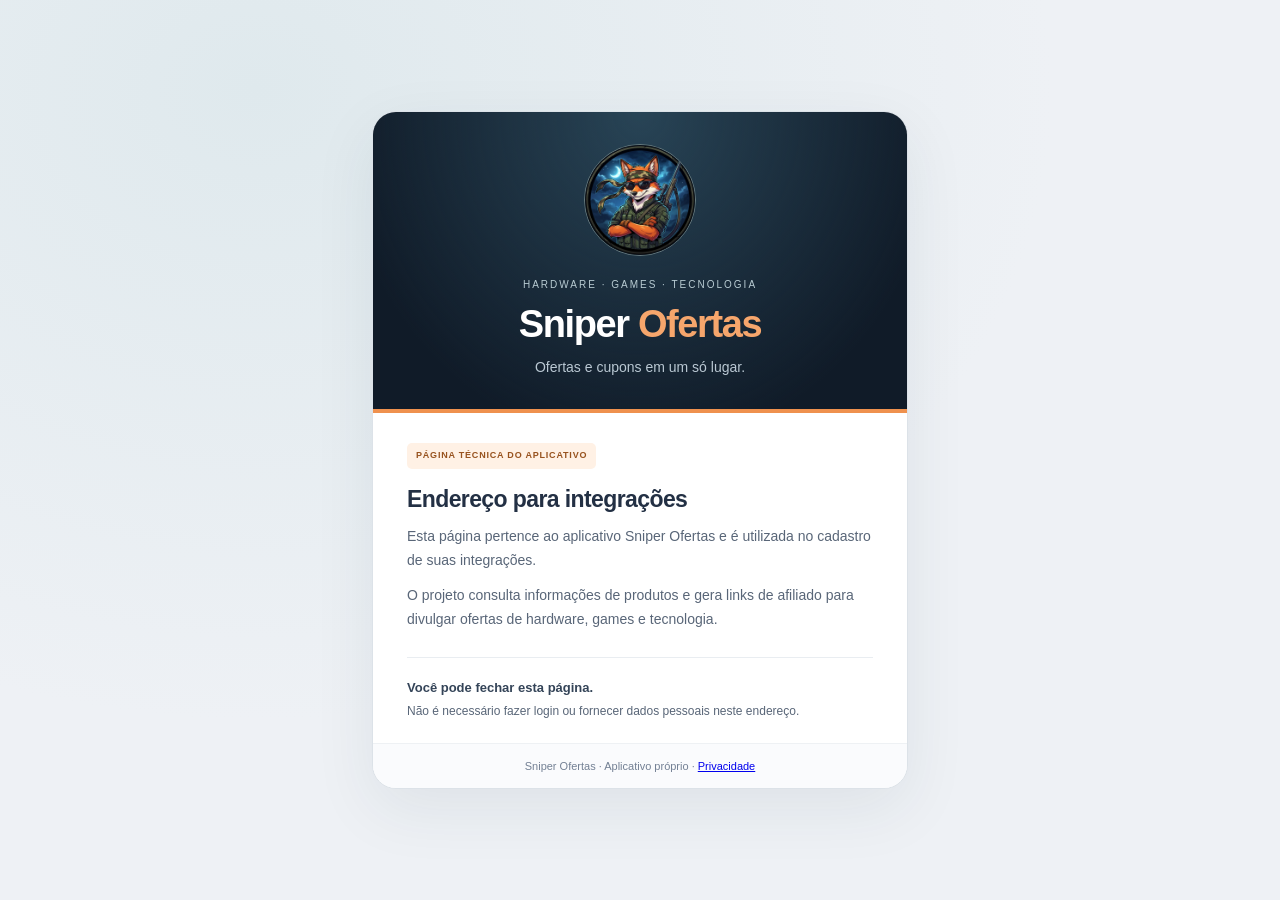
<file: index.html>
<!doctype html>
<html lang="pt-BR">
<head>
  <meta charset="utf-8">
  <meta name="viewport" content="width=device-width, initial-scale=1">
  <meta name="referrer" content="no-referrer">
  <meta name="robots" content="noindex, nofollow, noarchive">
  <meta http-equiv="Content-Security-Policy" content="default-src 'none'; script-src 'self'; style-src 'self'; img-src 'self'; base-uri 'none'; form-action 'none'; connect-src 'none'; object-src 'none'">
  <script src="./callback.js"></script>
  <title>Sniper Ofertas · Página técnica</title>
  <meta name="description" content="Página técnica do aplicativo Sniper Ofertas, dedicado a ofertas de hardware, games e tecnologia.">
  <meta name="theme-color" content="#101b28">
  <link rel="icon" href="./assets/logo.png" type="image/png">
  <link rel="stylesheet" href="./styles.css">
</head>
<body>
  <main class="card">
    <header class="brand">
      <img class="logo" src="./assets/logo.png" alt="Raposa, mascote do Sniper Ofertas" width="112" height="112">
      <p class="eyebrow">HARDWARE · GAMES · TECNOLOGIA</p>
      <h1>Sniper <span>Ofertas</span></h1>
      <p class="tagline">Ofertas e cupons em um só lugar.</p>
    </header>
    <section class="content" aria-labelledby="page-purpose">
      <span class="badge">PÁGINA TÉCNICA DO APLICATIVO</span>
      <h2 id="page-purpose">Endereço para integrações</h2>
      <p>Esta página pertence ao aplicativo Sniper Ofertas e é utilizada no cadastro de suas integrações.</p>
      <p>O projeto consulta informações de produtos e gera links de afiliado para divulgar ofertas de hardware, games e tecnologia.</p>
      <div class="notice" id="return-notice" role="status" hidden>
        Esta página não processa autorizações de contas. Nenhuma conexão com uma conta foi concluída aqui.
      </div>
      <div class="footnote">
        <strong>Você pode fechar esta página.</strong>
        <p>Não é necessário fazer login ou fornecer dados pessoais neste endereço.</p>
      </div>
      <noscript><p>Esta página é informativa e não conclui autorizações de contas.</p></noscript>
    </section>
    <footer>Sniper Ofertas · Aplicativo próprio · <a href="./privacy.html">Privacidade</a></footer>
  </main>
</body>
</html>
</file>
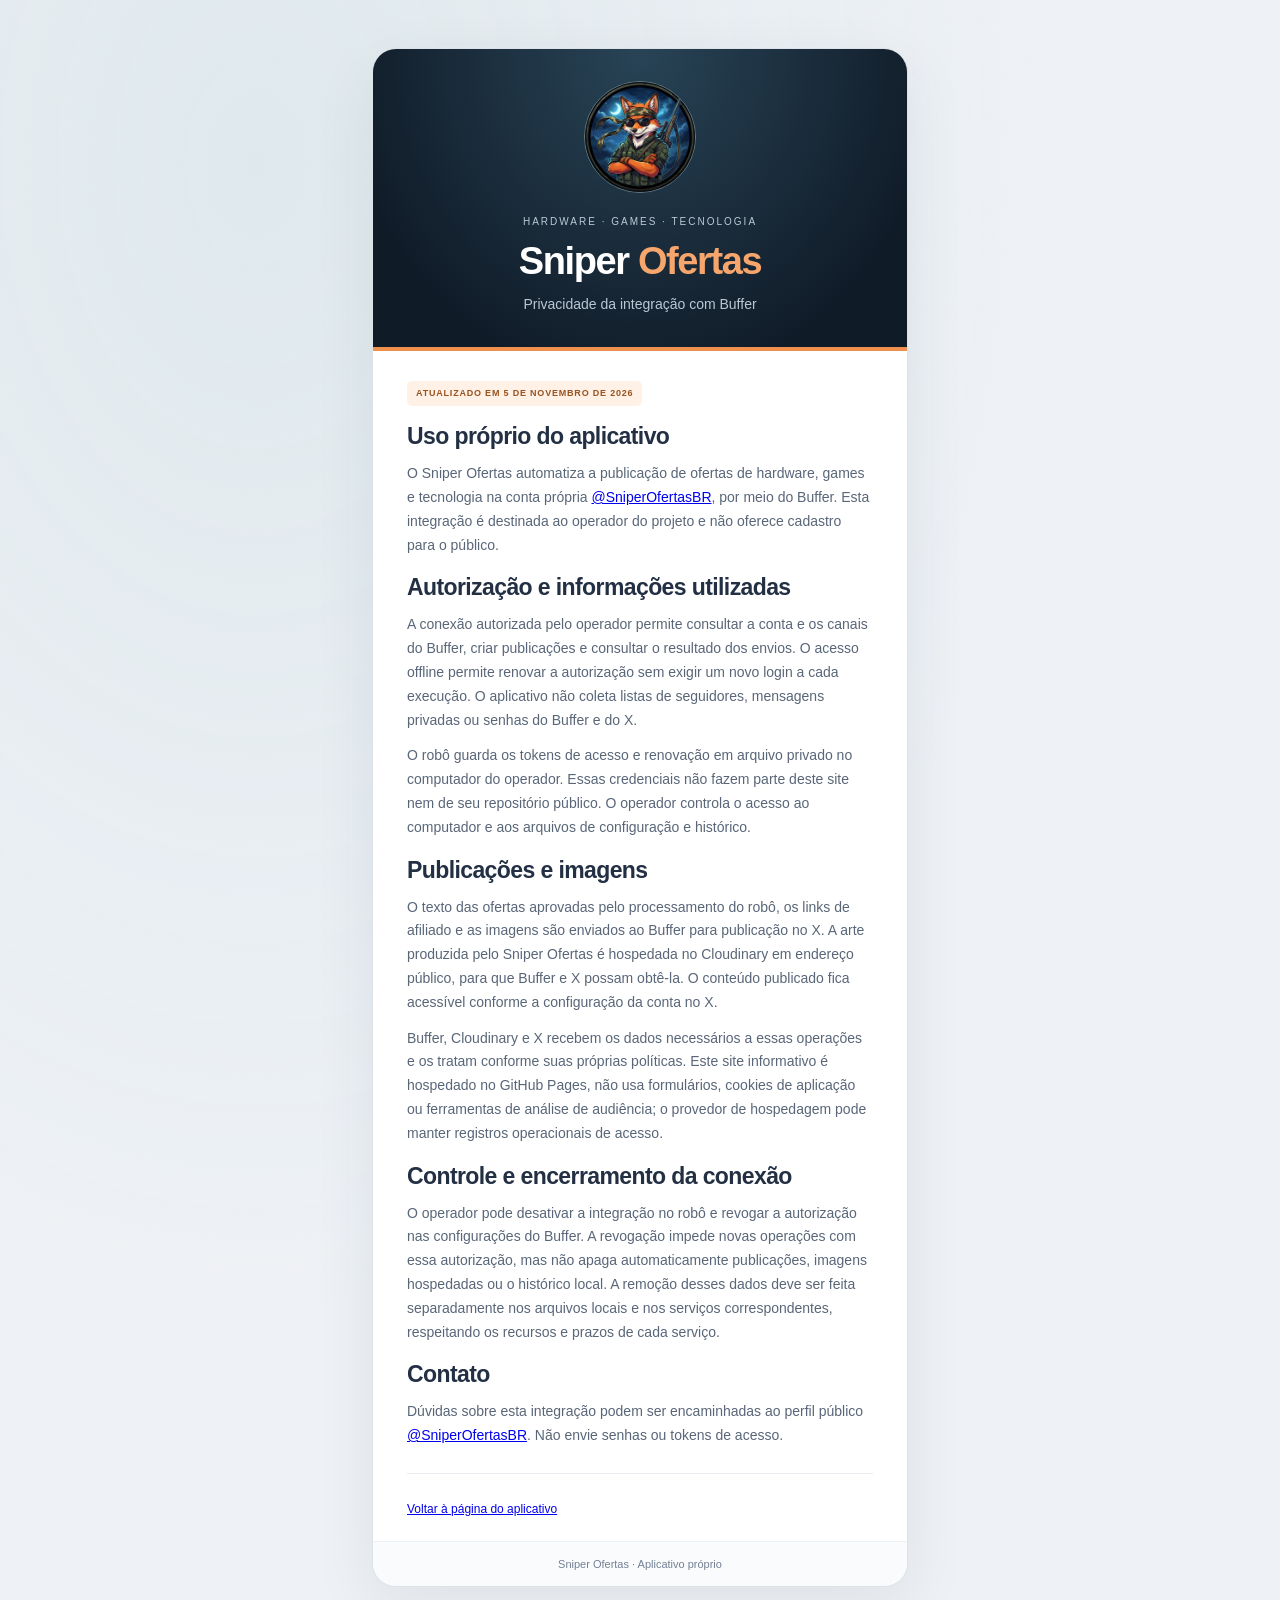
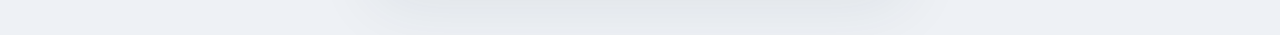
<file: privacy.html>
<!doctype html>
<html lang="pt-BR">
<head>
  <meta charset="utf-8">
  <meta name="viewport" content="width=device-width, initial-scale=1">
  <meta name="referrer" content="no-referrer">
  <meta name="robots" content="noindex, nofollow, noarchive">
  <meta http-equiv="Content-Security-Policy" content="default-src 'none'; style-src 'self'; img-src 'self'; base-uri 'none'; form-action 'none'; connect-src 'none'; object-src 'none'">
  <title>Sniper Ofertas · Privacidade</title>
  <meta name="description" content="Como a integração própria do Sniper Ofertas com Buffer trata credenciais, publicações e imagens.">
  <meta name="theme-color" content="#101b28">
  <link rel="icon" href="./assets/logo.png" type="image/png">
  <link rel="stylesheet" href="./styles.css">
</head>
<body>
  <main class="card">
    <header class="brand">
      <img class="logo" src="./assets/logo.png" alt="Raposa, mascote do Sniper Ofertas" width="112" height="112">
      <p class="eyebrow">HARDWARE · GAMES · TECNOLOGIA</p>
      <h1>Sniper <span>Ofertas</span></h1>
      <p class="tagline">Privacidade da integração com Buffer</p>
    </header>
    <section class="content" aria-labelledby="privacy-purpose">
      <span class="badge">ATUALIZADO EM 5 DE NOVEMBRO DE 2026</span>
      <h2 id="privacy-purpose">Uso próprio do aplicativo</h2>
      <p>O Sniper Ofertas automatiza a publicação de ofertas de hardware, games e tecnologia na conta própria <a href="https://x.com/SniperOfertasBR" rel="noreferrer">@SniperOfertasBR</a>, por meio do Buffer. Esta integração é destinada ao operador do projeto e não oferece cadastro para o público.</p>

      <h2>Autorização e informações utilizadas</h2>
      <p>A conexão autorizada pelo operador permite consultar a conta e os canais do Buffer, criar publicações e consultar o resultado dos envios. O acesso offline permite renovar a autorização sem exigir um novo login a cada execução. O aplicativo não coleta listas de seguidores, mensagens privadas ou senhas do Buffer e do X.</p>
      <p>O robô guarda os tokens de acesso e renovação em arquivo privado no computador do operador. Essas credenciais não fazem parte deste site nem de seu repositório público. O operador controla o acesso ao computador e aos arquivos de configuração e histórico.</p>

      <h2>Publicações e imagens</h2>
      <p>O texto das ofertas aprovadas pelo processamento do robô, os links de afiliado e as imagens são enviados ao Buffer para publicação no X. A arte produzida pelo Sniper Ofertas é hospedada no Cloudinary em endereço público, para que Buffer e X possam obtê-la. O conteúdo publicado fica acessível conforme a configuração da conta no X.</p>
      <p>Buffer, Cloudinary e X recebem os dados necessários a essas operações e os tratam conforme suas próprias políticas. Este site informativo é hospedado no GitHub Pages, não usa formulários, cookies de aplicação ou ferramentas de análise de audiência; o provedor de hospedagem pode manter registros operacionais de acesso.</p>

      <h2>Controle e encerramento da conexão</h2>
      <p>O operador pode desativar a integração no robô e revogar a autorização nas configurações do Buffer. A revogação impede novas operações com essa autorização, mas não apaga automaticamente publicações, imagens hospedadas ou o histórico local. A remoção desses dados deve ser feita separadamente nos arquivos locais e nos serviços correspondentes, respeitando os recursos e prazos de cada serviço.</p>

      <h2>Contato</h2>
      <p>Dúvidas sobre esta integração podem ser encaminhadas ao perfil público <a href="https://x.com/SniperOfertasBR" rel="noreferrer">@SniperOfertasBR</a>. Não envie senhas ou tokens de acesso.</p>
      <div class="footnote"><p><a href="./">Voltar à página do aplicativo</a></p></div>
    </section>
    <footer>Sniper Ofertas · Aplicativo próprio</footer>
  </main>
</body>
</html>
</file>
<file: styles.css>
:root { color-scheme: light; font-family: -apple-system, BlinkMacSystemFont, "Segoe UI", sans-serif; color: #233044; background: #eef1f5; }
* { box-sizing: border-box; }
body { min-height: 100vh; min-height: 100svh; margin: 0; padding: 48px 20px; display: grid; place-items: center; background: radial-gradient(ellipse at 20% 10%, #dfe9ed, transparent 55%), #eef1f5; }
.card { width: min(100%, 536px); overflow: hidden; border: 1px solid #dce2e8; border-radius: 24px; background: #fff; box-shadow: 0 20px 64px #1b304513; }
.brand { padding: 32px 28px 30px; text-align: center; color: #fff; background: radial-gradient(ellipse at 50% 0%, #284456, transparent 80%), #101b28; border-bottom: 4px solid #ef914e; }
.logo { display: block; margin: 0 auto 20px; border: 1px solid #65797d; border-radius: 50%; object-fit: cover; }
.eyebrow { margin: 0 0 10px; font-size: 10px; letter-spacing: 2px; color: #b8cbd2; line-height: 1.7; }
h1 { margin: 0; font-size: clamp(30px, 6vw, 38px); letter-spacing: -1.4px; font-weight: 750; }
h1 span { color: #f6a66c; }
.tagline { margin: 10px 0 0; font-size: 14px; color: #bac8d3; }
.content { padding: 30px 34px 22px; }
.badge { display: inline-block; padding: 6px 9px; border-radius: 5px; background: #fff1e5; color: #98531f; font-size: 9px; font-weight: 700; letter-spacing: .8px; line-height: 1.5; }
h2 { margin: 17px 0 12px; font-size: 23px; letter-spacing: -.6px; }
p { font-size: 14px; line-height: 1.7; color: #596678; }
.content > p { margin: 0 0 12px; }
.footnote { margin-top: 25px; padding-top: 20px; border-top: 1px solid #e9edf1; }
.footnote strong { font-size: 13px; color: #344458; }
.footnote p { margin: 5px 0 0; font-size: 12px; }
.notice { margin: 20px 0 0; padding: 14px; border: 1px solid #ebcba2; border-radius: 8px; color: #785025; background: #fff8ed; font-size: 13px; line-height: 1.6; }
[hidden] { display: none !important; }
footer { padding: 16px 24px; text-align: center; font-size: 11px; color: #738094; border-top: 1px solid #eef1f4; background: #fafbfd; }
@media (max-width: 420px) { body { padding: 20px 14px; } .card { border-radius: 18px; } .brand { padding: 26px 20px; } .content { padding: 26px 23px 22px; } }
</file>
